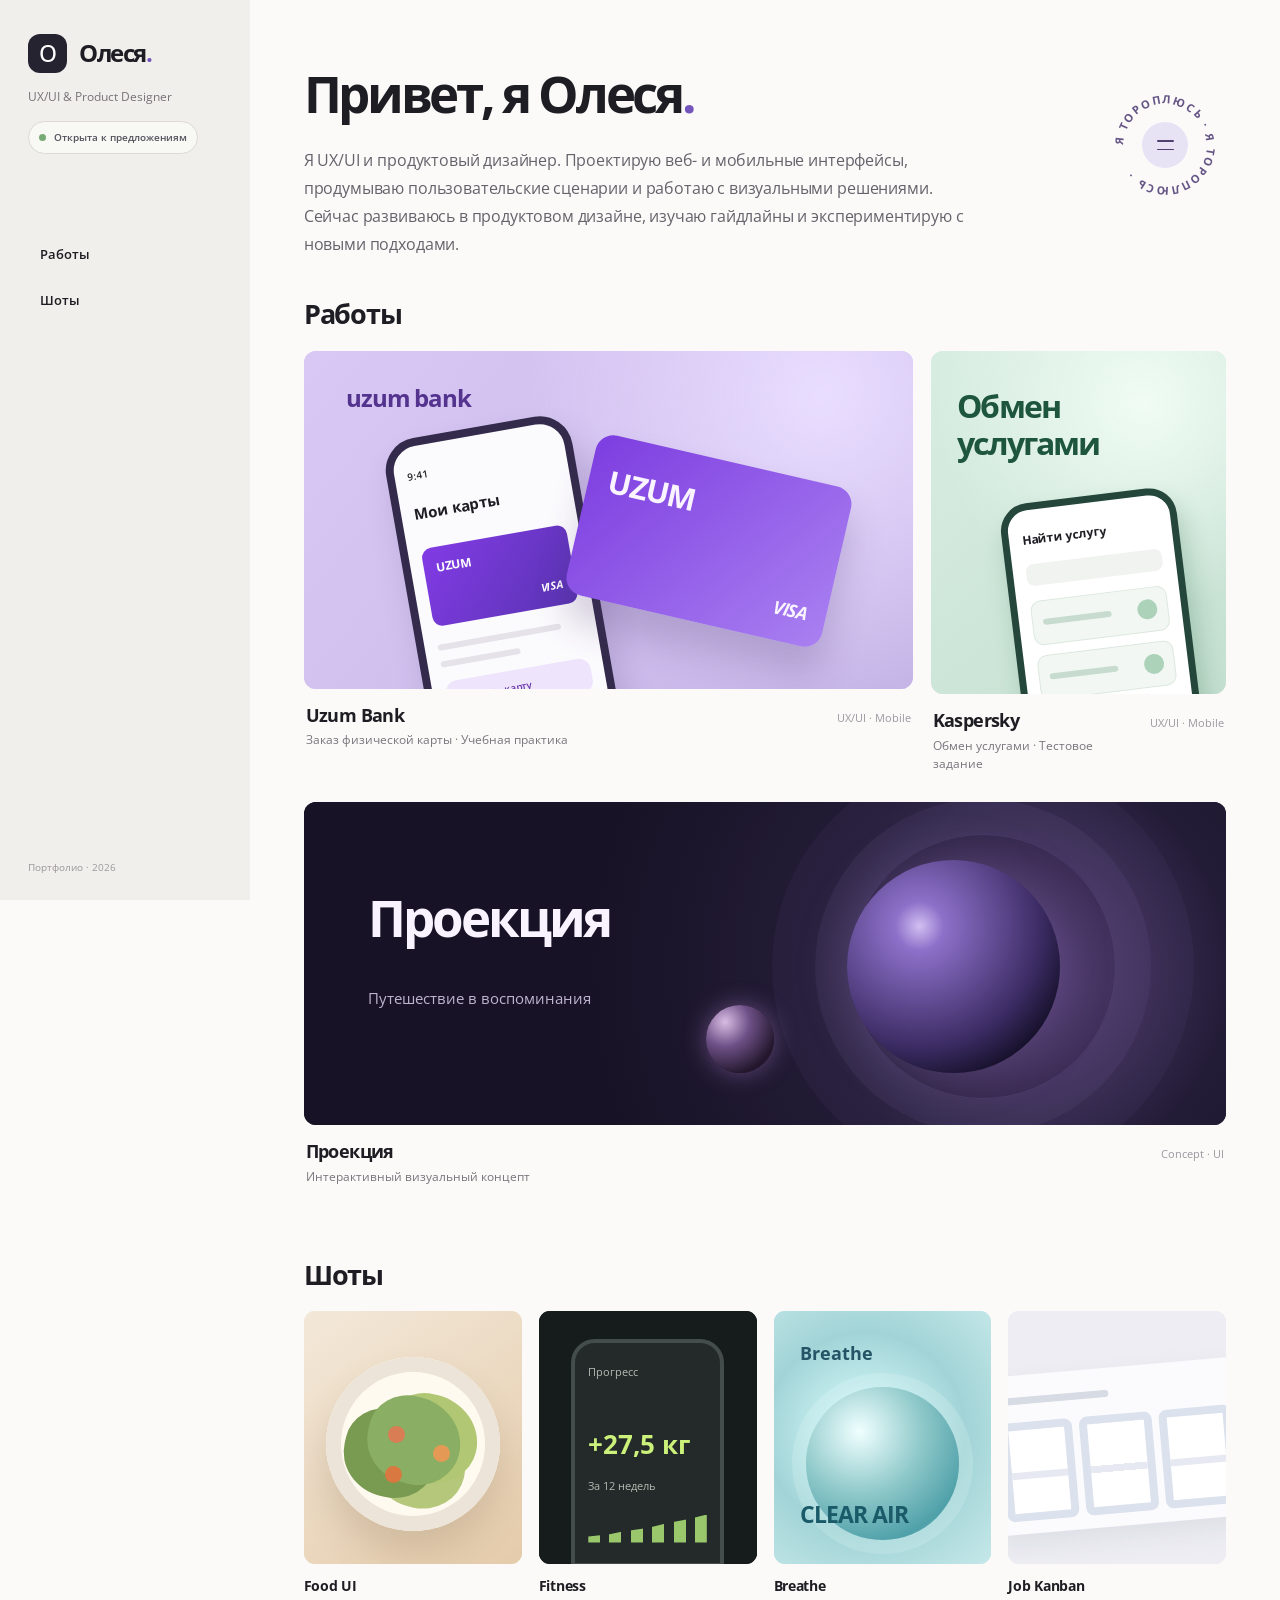
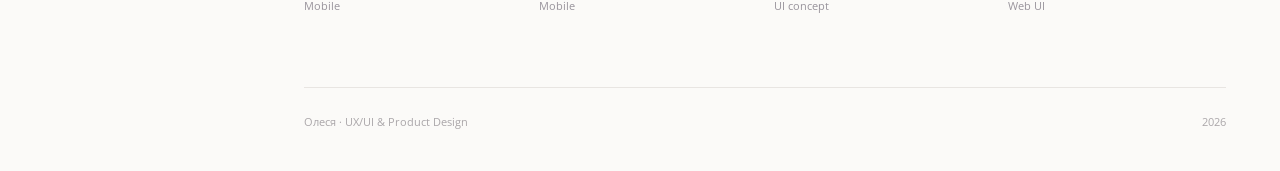
<file: index.html>
<!doctype html>
<html lang="ru">
<head>
  <meta charset="utf-8">
  <meta name="viewport" content="width=device-width, initial-scale=1">
  <meta name="theme-color" content="#f6f5f2">
  <meta name="description" content="Олеся — UX/UI и продуктовый дизайнер. Веб- и мобильные интерфейсы, кейсы и визуальные работы.">
  <title>Олеся — UX/UI и продуктовый дизайнер</title>
  <link rel="icon" type="image/svg+xml" href="favicon.svg">
  <link rel="preconnect" href="https://fonts.googleapis.com">
  <link rel="preconnect" href="https://fonts.gstatic.com" crossorigin>
  <link href="https://fonts.googleapis.com/css2?family=Open+Sans:wght@400;500;600;700;800&display=swap" rel="stylesheet">
  <link rel="stylesheet" href="css/style.css">
  <script defer src="js/settings.js"></script>
  <script defer src="js/main.js"></script>
</head>
<body>
  <header class="mobile-header">
    <a class="mobile-name" href="index.html">Олеся<span class="accent-dot">.</span></a>
    <button class="mobile-menu-toggle" type="button" data-menu-toggle aria-controls="mobile-menu" aria-expanded="false">Меню</button>
  </header>
  <nav class="mobile-menu" id="mobile-menu" data-mobile-menu hidden aria-label="Разделы">
    <a href="#works">Работы</a>
    <a href="#shots">Шоты</a>
    <a data-contact="telegram" href="#">Telegram</a>
    <button type="button" data-copy-email>Скопировать почту</button>
  </nav>

  <div class="layout">
    <aside class="sidebar" aria-label="Об авторе и навигация">
      <div class="sidebar-top">
        <a class="brand" href="index.html" aria-label="Олеся, на главную">
          <span class="brand-mark" aria-hidden="true">О</span>
          <span class="brand-name">Олеся<span class="accent-dot">.</span></span>
        </a>
        <p class="sidebar-role">UX/UI &amp; Product Designer</p>
        <span class="availability"><span class="availability-dot"></span>Открыта к предложениям</span>
      </div>
      <nav class="sidebar-nav" aria-label="Навигация по портфолио">
        <a href="#works">Работы</a>
        <a href="#shots">Шоты</a>
      </nav>
      <div class="sidebar-bottom">
        <div class="sidebar-links">
          <a data-contact="telegram" href="#">Telegram</a>
          <button data-copy-email type="button">Скопировать почту</button>
          <a data-contact="figma" href="#">Figma</a>
        </div>
        <p class="sidebar-year">Портфолио · <span data-year>2026</span></p>
      </div>
    </aside>

    <main class="content">
      <section class="hero" aria-labelledby="hero-title">
        <div class="hero-text">
          <h1 id="hero-title">Привет, я Олеся<span class="accent-dot">.</span></h1>
          <div class="intro-slot">
            <p class="intro" data-hero-copy
              data-full="Я UX/UI и продуктовый дизайнер. Проектирую веб- и мобильные интерфейсы, продумываю пользовательские сценарии и работаю с визуальными решениями. Сейчас развиваюсь в продуктовом дизайне, изучаю гайдлайны и экспериментирую с новыми подходами."
              data-short="Я UX/UI и продуктовый дизайнер. Проектирую интерфейсы, изучаю новое и иногда экспериментирую.">Я UX/UI и продуктовый дизайнер. Проектирую веб- и мобильные интерфейсы, продумываю пользовательские сценарии и работаю с визуальными решениями. Сейчас развиваюсь в продуктовом дизайне, изучаю гайдлайны и экспериментирую с новыми подходами.</p>
          </div>
        </div>
        <button class="orbit-button" type="button" data-hero-toggle aria-label="Я тороплюсь — сократить текст" aria-pressed="false" title="Я тороплюсь">
          <svg class="orbit-ring" viewBox="0 0 120 120" aria-hidden="true">
            <defs><path id="orbit-path" d="M60,60 m-43,0 a43,43 0 1,1 86,0 a43,43 0 1,1 -86,0"/></defs>
            <text><textPath href="#orbit-path">Я ТОРОПЛЮСЬ · Я ТОРОПЛЮСЬ · </textPath></text>
          </svg>
          <span class="orbit-center" aria-hidden="true"><span class="orbit-line"></span><span class="orbit-line"></span></span>
        </button>
      </section>

      <section id="works" class="portfolio-section" aria-labelledby="works-title">
        <div class="section-heading"><h2 id="works-title">Работы</h2></div>
        <div class="work-grid">
          <a href="projects/uzum.html" class="work-card is-large">
            <div class="cover cover-uzum" data-image="uzum" data-alt="Uzum Bank: заказ физической банковской карты">
              <div class="cover-fallback uzum-fallback" aria-hidden="true">
                <div class="uzum-brand">uzum bank</div>
                <div class="uzum-phone"><div class="phone-status">9:41</div><div class="phone-title">Мои карты</div><div class="phone-card">UZUM <span>VISA</span></div><div class="phone-detail"></div><div class="phone-detail short"></div><div class="phone-action">Заказать карту</div></div>
                <div class="uzum-floating-card">UZUM <span>VISA</span></div>
              </div>
            </div>
            <div class="work-caption"><div><h3>Uzum Bank</h3><p>Заказ физической карты · Учебная практика</p></div><span class="work-type">UX/UI · Mobile</span></div>
          </a>
          <a href="projects/kaspersky.html" class="work-card is-small">
            <div class="cover cover-kaspersky" data-image="kaspersky" data-alt="Kaspersky: платформа для обмена услугами">
              <div class="cover-fallback kas-fallback" aria-hidden="true">
                <div class="kas-word">Обмен<br>услугами</div>
                <div class="kas-phone"><div class="kas-phone-top">Найти услугу</div><div class="kas-search"></div><div class="kas-entry"><span></span><i></i></div><div class="kas-entry"><span></span><i></i></div><div class="kas-entry"><span></span><i></i></div></div>
              </div>
            </div>
            <div class="work-caption"><div><h3>Kaspersky</h3><p>Обмен услугами · Тестовое задание</p></div><span class="work-type">UX/UI · Mobile</span></div>
          </a>
          <a href="projects/projection.html" class="work-card is-full">
            <div class="cover cover-projection" data-image="projection" data-alt="Проекция: интерактивный концепт воспоминаний">
              <div class="cover-fallback projection-fallback" aria-hidden="true">
                <div class="projection-title">Проекция</div>
                <div class="projection-subtitle">Путешествие в воспоминания</div>
                <div class="projection-glow"></div><div class="projection-orb"></div><div class="projection-small-orb"></div>
              </div>
            </div>
            <div class="work-caption"><div><h3>Проекция</h3><p>Интерактивный визуальный концепт</p></div><span class="work-type">Concept · UI</span></div>
          </a>
        </div>
      </section>

      <section id="shots" class="portfolio-section shots-section" aria-labelledby="shots-title">
        <div class="section-heading"><h2 id="shots-title">Шоты</h2></div>
        <div class="shots-grid">
          <button class="shot" type="button" data-open-shot="food" aria-label="Посмотреть Food UI крупнее"><span class="shot-cover shot-food" data-image="food" data-alt="Food UI: карточка блюда"><span class="shot-fallback food-fallback"><span class="food-plate"><span></span></span></span></span><span class="shot-name">Food UI</span><span class="shot-meta">Mobile</span></button>
          <button class="shot" type="button" data-open-shot="fitness" aria-label="Посмотреть Fitness крупнее"><span class="shot-cover shot-fitness" data-image="fitness" data-alt="Fitness: прогресс тренировок"><span class="shot-fallback fitness-fallback"><span class="fitness-device"><span>Прогресс</span><strong>+27,5 кг</strong><span>За 12 недель</span><i></i></span></span></span><span class="shot-name">Fitness</span><span class="shot-meta">Mobile</span></button>
          <button class="shot" type="button" data-open-shot="breathe" aria-label="Посмотреть Breathe крупнее"><span class="shot-cover shot-breathe" data-image="breathe" data-alt="Breathe: визуализация воздуха"><span class="shot-fallback breathe-fallback"><span class="breathe-word">Breathe</span><span class="breathe-sphere"></span><span class="breathe-caption">CLEAR AIR</span></span></span><span class="shot-name">Breathe</span><span class="shot-meta">UI concept</span></button>
          <button class="shot" type="button" data-open-shot="kanban" aria-label="Посмотреть Kanban крупнее"><span class="shot-cover shot-kanban" data-image="kanban" data-alt="Kanban: управление откликами"><span class="shot-fallback kanban-fallback"><span class="kanban-window"><span class="kanban-top"></span><span class="kanban-columns"><i></i><i></i><i></i></span></span></span></span><span class="shot-name">Job Kanban</span><span class="shot-meta">Web UI</span></button>
        </div>
      </section>
      <footer class="footer"><span>Олеся · UX/UI &amp; Product Design</span><span data-year>2026</span></footer>
    </main>
  </div>

  <dialog class="shot-modal" data-shot-modal aria-label="Просмотр шота">
    <div class="modal-head"><span data-modal-title>Шот</span><button type="button" data-close-modal aria-label="Закрыть">Закрыть</button></div>
    <div class="modal-content" data-modal-content></div>
  </dialog>
</body>
</html>
</file>
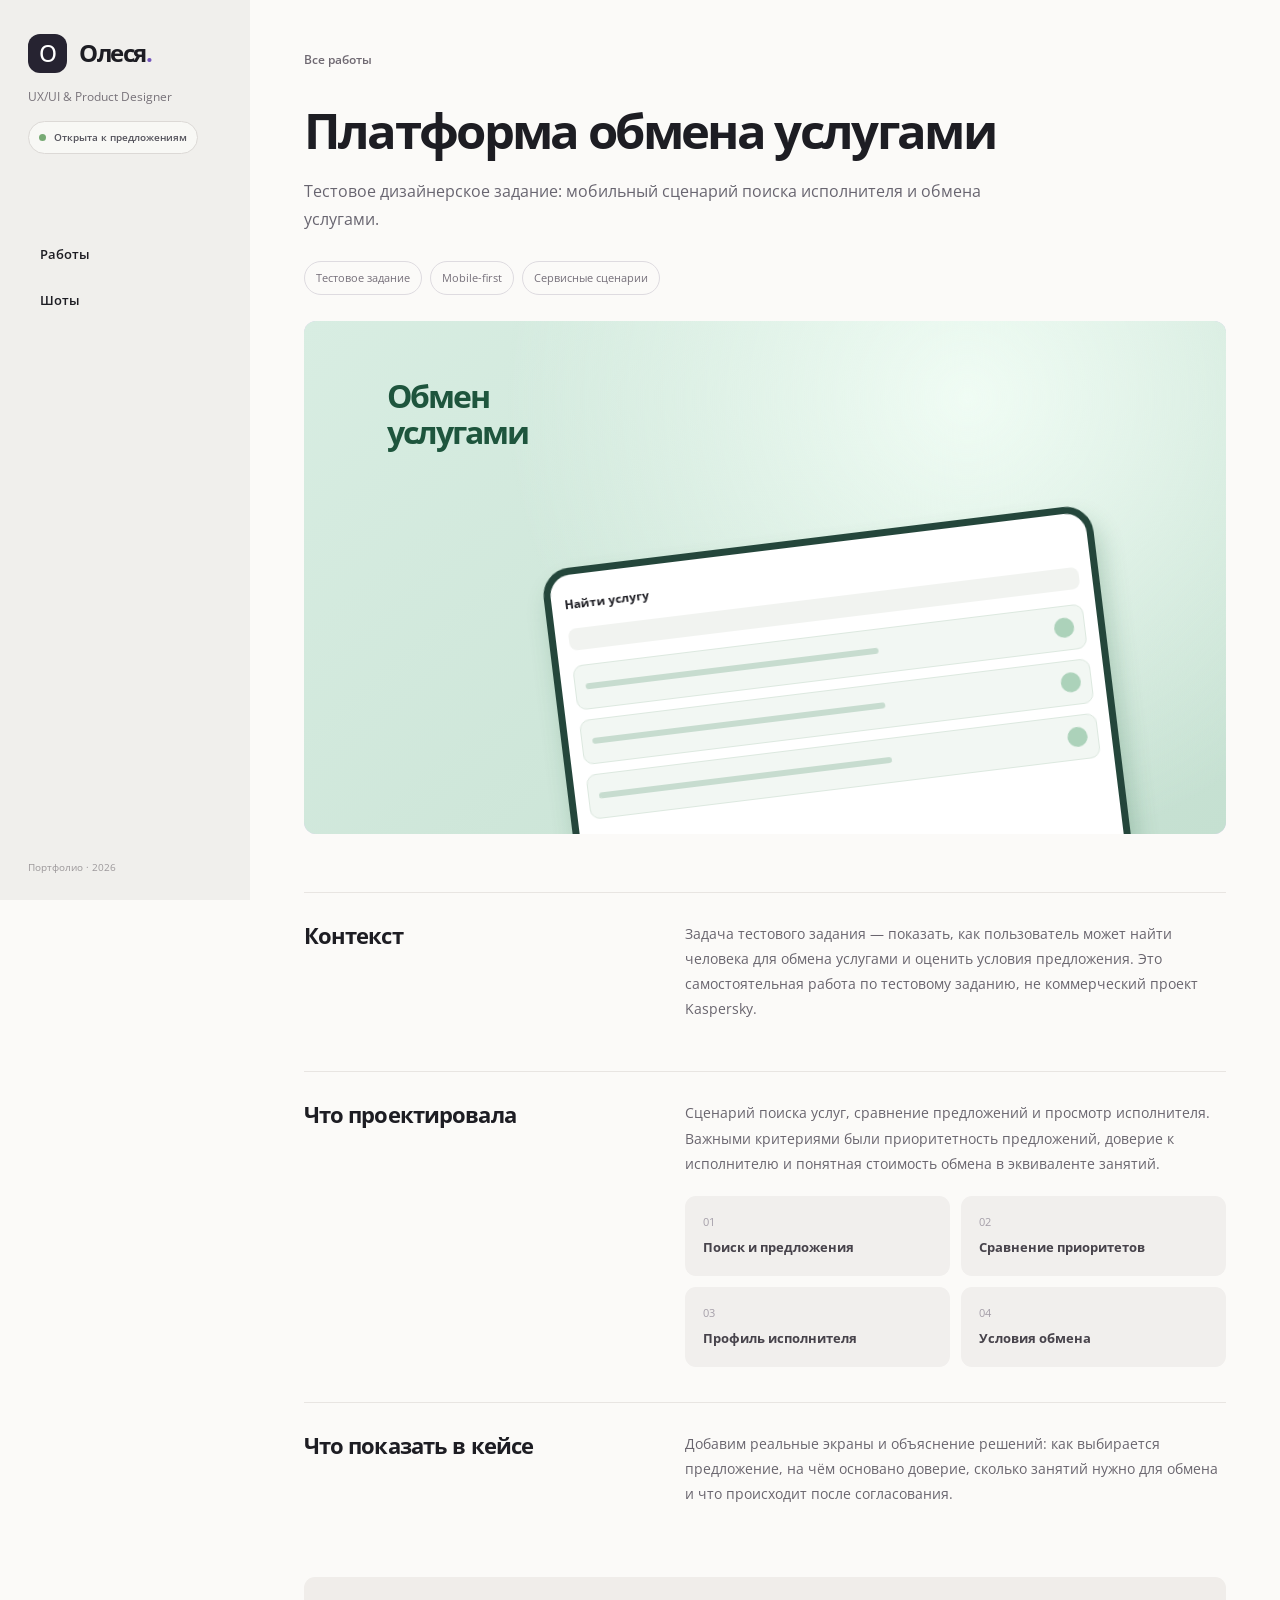
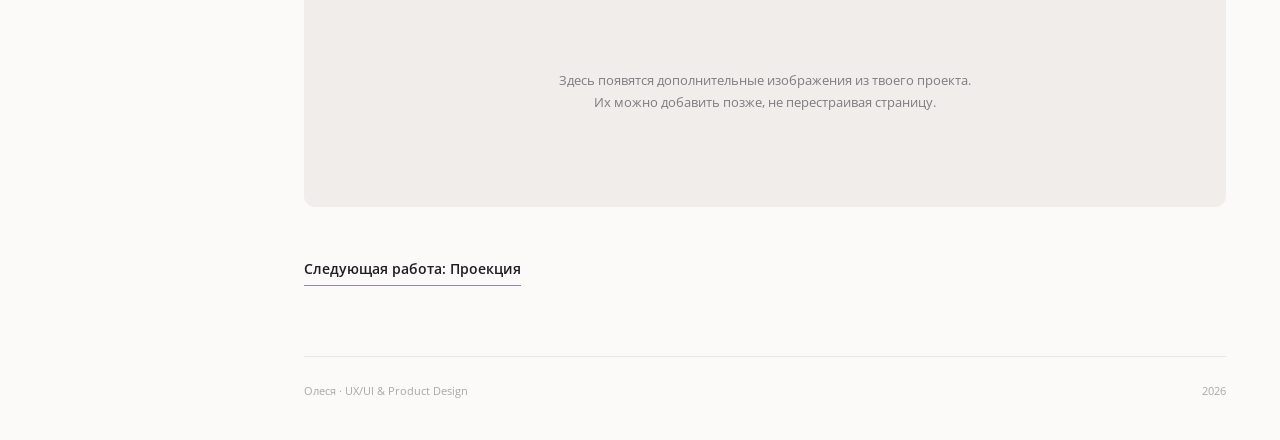
<file: projects/kaspersky.html>
<!doctype html>
<html lang="ru" data-project-page>
<head>
  <meta charset="utf-8"><meta name="viewport" content="width=device-width, initial-scale=1">
  <meta name="theme-color" content="#f6f5f2">
  <meta name="description" content="Тестовое дизайнерское задание: мобильный сценарий поиска исполнителя и обмена услугами.">
  <title>Kaspersky — кейс Олеси</title>
  <link rel="icon" type="image/svg+xml" href="../favicon.svg">
  <link rel="preconnect" href="https://fonts.googleapis.com"><link rel="preconnect" href="https://fonts.gstatic.com" crossorigin>
  <link href="https://fonts.googleapis.com/css2?family=Open+Sans:wght@400;500;600;700;800&display=swap" rel="stylesheet">
  <link rel="stylesheet" href="../css/style.css">
  <script defer src="../js/settings.js"></script><script defer src="../js/main.js"></script>
</head>
<body><header class="mobile-header">
<a class="mobile-name" href="../index.html">Олеся<span class="accent-dot">.</span></a>
<button aria-controls="mobile-menu" aria-expanded="false" class="mobile-menu-toggle" data-menu-toggle="" type="button">Меню</button>
</header><nav aria-label="Разделы" class="mobile-menu" data-mobile-menu="" hidden="" id="mobile-menu">
<a href="../index.html#works">Работы</a>
<a href="../index.html#shots">Шоты</a>
<a data-contact="telegram" href="#">Telegram</a>
<button data-copy-email="" type="button">Скопировать почту</button>
</nav>
<div class="layout"><aside aria-label="Об авторе и навигация" class="sidebar">
<div class="sidebar-top">
<a aria-label="Олеся, на главную" class="brand" href="../index.html">
<span aria-hidden="true" class="brand-mark">О</span>
<span class="brand-name">Олеся<span class="accent-dot">.</span></span>
</a>
<p class="sidebar-role">UX/UI &amp; Product Designer</p>
<span class="availability"><span class="availability-dot"></span>Открыта к предложениям</span>
</div>
<nav aria-label="Навигация по портфолио" class="sidebar-nav">
<a href="../index.html#works">Работы</a>
<a href="../index.html#shots">Шоты</a>
</nav>
<div class="sidebar-bottom">
<div class="sidebar-links">
<a data-contact="telegram" href="#">Telegram</a>
<button data-copy-email="" type="button">Скопировать почту</button>
<a data-contact="figma" href="#">Figma</a>
</div>
<p class="sidebar-year">Портфолио · <span data-year="">2026</span></p>
</div>
</aside>
<main class="content case-main">
  <a class="case-back" href="../index.html#works">Все работы</a>
  <h1 class="case-heading">Платформа обмена услугами</h1>
  <p class="case-lead">Тестовое дизайнерское задание: мобильный сценарий поиска исполнителя и обмена услугами.</p>
  <div class="case-meta"><span>Тестовое задание</span><span>Mobile-first</span><span>Сервисные сценарии</span></div>
  <div class="project-hero-visual cover-kaspersky" data-image="kaspersky" data-alt="Превью работы Kaspersky"><div aria-hidden="true" class="cover-fallback kas-fallback">
<div class="kas-word">Обмен<br/>услугами</div>
<div class="kas-phone"><div class="kas-phone-top">Найти услугу</div><div class="kas-search"></div><div class="kas-entry"><span></span><i></i></div><div class="kas-entry"><span></span><i></i></div><div class="kas-entry"><span></span><i></i></div></div>
</div></div>
  <section class="case-section"><h2>Контекст</h2><div><p>Задача тестового задания — показать, как пользователь может найти человека для обмена услугами и оценить условия предложения. Это самостоятельная работа по тестовому заданию, не коммерческий проект Kaspersky.</p></div></section><section class="case-section"><h2>Что проектировала</h2><div><p>Сценарий поиска услуг, сравнение предложений и просмотр исполнителя. Важными критериями были приоритетность предложений, доверие к исполнителю и понятная стоимость обмена в эквиваленте занятий.</p><div class="case-list"><div><span>01</span><b>Поиск и предложения</b></div><div><span>02</span><b>Сравнение приоритетов</b></div><div><span>03</span><b>Профиль исполнителя</b></div><div><span>04</span><b>Условия обмена</b></div></div></div></section><section class="case-section"><h2>Что показать в кейсе</h2><div><p>Добавим реальные экраны и объяснение решений: как выбирается предложение, на чём основано доверие, сколько занятий нужно для обмена и что происходит после согласования.</p></div></section>
  <div class="case-media">Здесь появятся дополнительные изображения из твоего проекта.<br>Их можно добавить позже, не перестраивая страницу.</div>
  <a class="case-next" href="projection.html">Следующая работа: Проекция</a>
  <footer class="footer"><span>Олеся · UX/UI &amp; Product Design</span><span data-year>2026</span></footer>
</main></div></body></html>
</file>
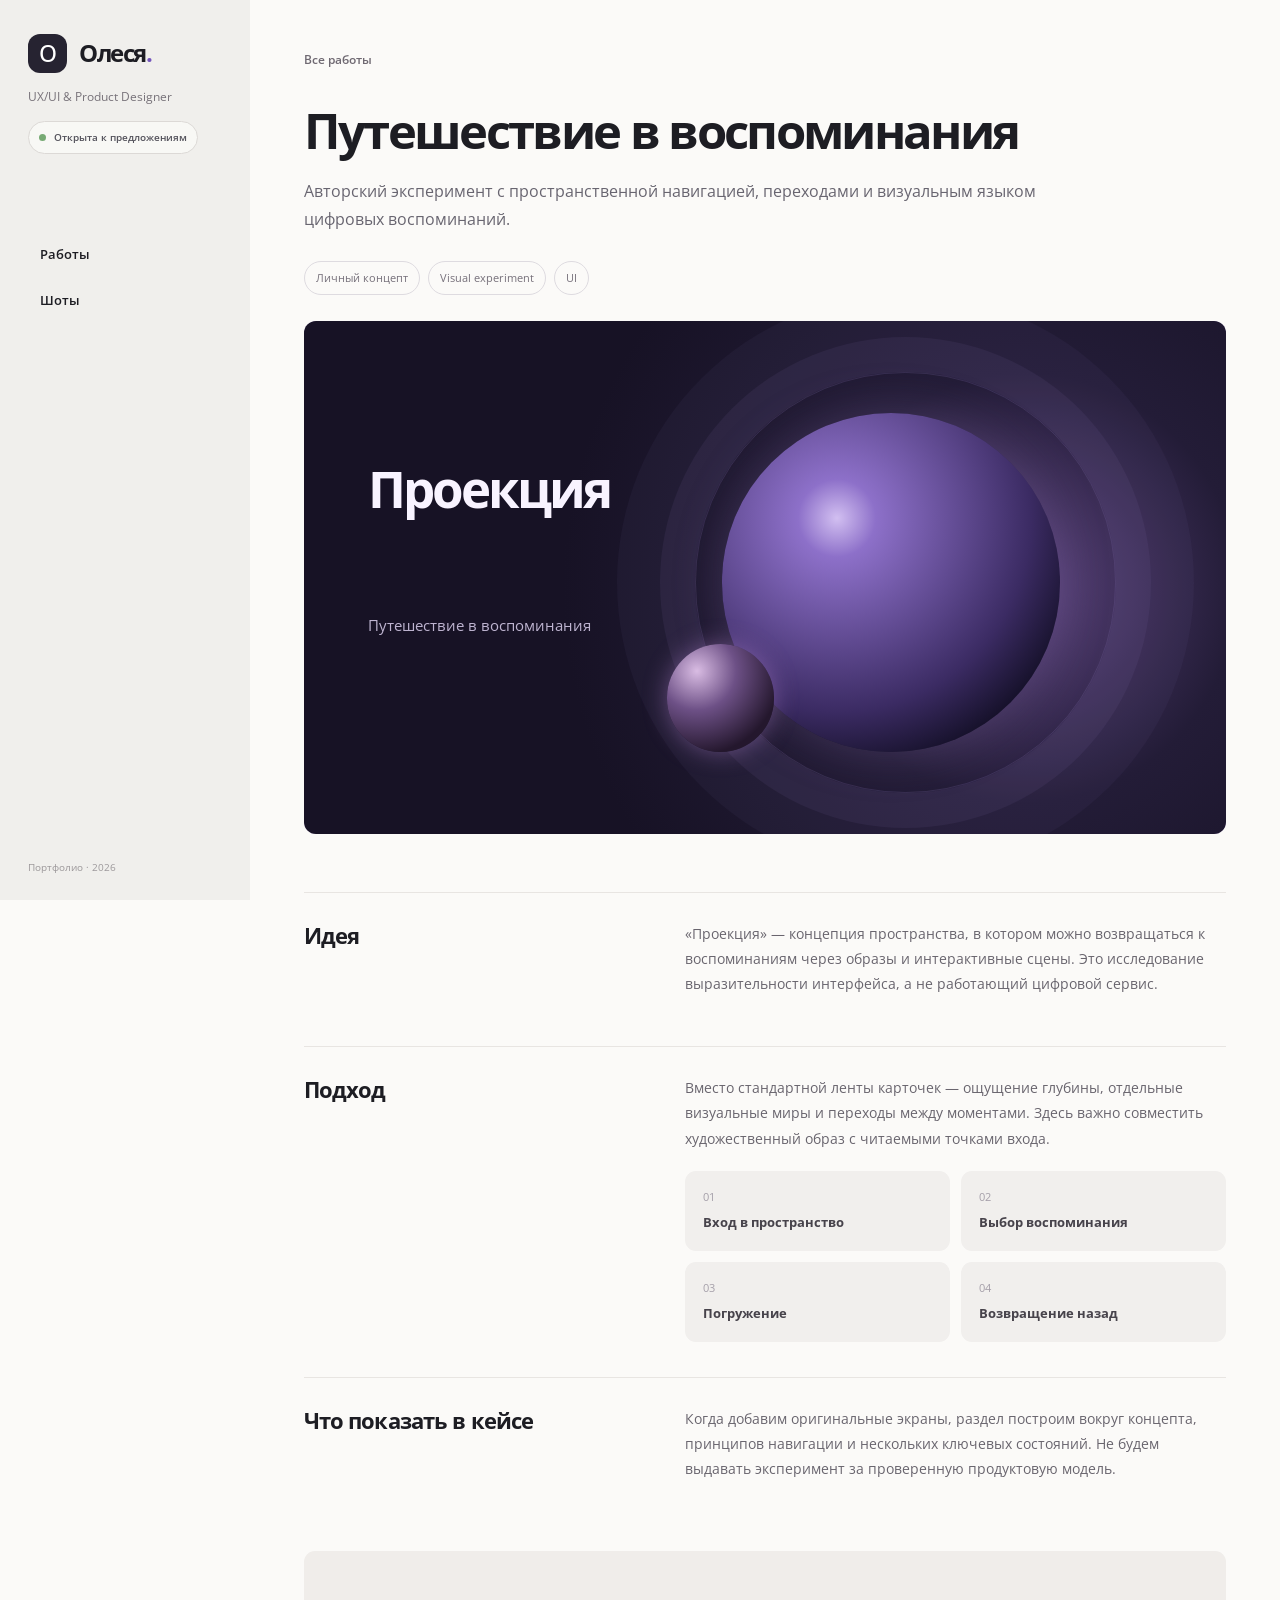
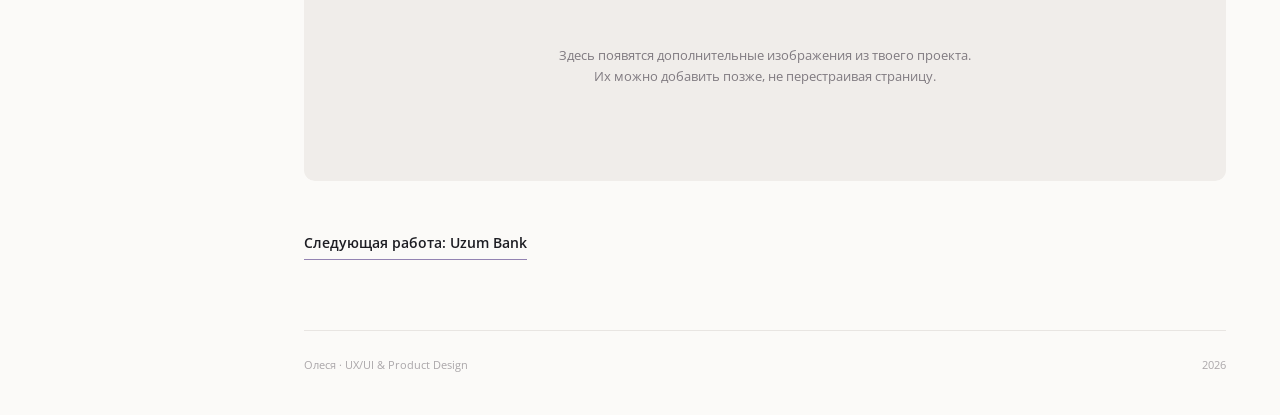
<file: projects/projection.html>
<!doctype html>
<html lang="ru" data-project-page>
<head>
  <meta charset="utf-8"><meta name="viewport" content="width=device-width, initial-scale=1">
  <meta name="theme-color" content="#f6f5f2">
  <meta name="description" content="Авторский эксперимент с пространственной навигацией, переходами и визуальным языком цифровых воспоминаний.">
  <title>Проекция — кейс Олеси</title>
  <link rel="icon" type="image/svg+xml" href="../favicon.svg">
  <link rel="preconnect" href="https://fonts.googleapis.com"><link rel="preconnect" href="https://fonts.gstatic.com" crossorigin>
  <link href="https://fonts.googleapis.com/css2?family=Open+Sans:wght@400;500;600;700;800&display=swap" rel="stylesheet">
  <link rel="stylesheet" href="../css/style.css">
  <script defer src="../js/settings.js"></script><script defer src="../js/main.js"></script>
</head>
<body><header class="mobile-header">
<a class="mobile-name" href="../index.html">Олеся<span class="accent-dot">.</span></a>
<button aria-controls="mobile-menu" aria-expanded="false" class="mobile-menu-toggle" data-menu-toggle="" type="button">Меню</button>
</header><nav aria-label="Разделы" class="mobile-menu" data-mobile-menu="" hidden="" id="mobile-menu">
<a href="../index.html#works">Работы</a>
<a href="../index.html#shots">Шоты</a>
<a data-contact="telegram" href="#">Telegram</a>
<button data-copy-email="" type="button">Скопировать почту</button>
</nav>
<div class="layout"><aside aria-label="Об авторе и навигация" class="sidebar">
<div class="sidebar-top">
<a aria-label="Олеся, на главную" class="brand" href="../index.html">
<span aria-hidden="true" class="brand-mark">О</span>
<span class="brand-name">Олеся<span class="accent-dot">.</span></span>
</a>
<p class="sidebar-role">UX/UI &amp; Product Designer</p>
<span class="availability"><span class="availability-dot"></span>Открыта к предложениям</span>
</div>
<nav aria-label="Навигация по портфолио" class="sidebar-nav">
<a href="../index.html#works">Работы</a>
<a href="../index.html#shots">Шоты</a>
</nav>
<div class="sidebar-bottom">
<div class="sidebar-links">
<a data-contact="telegram" href="#">Telegram</a>
<button data-copy-email="" type="button">Скопировать почту</button>
<a data-contact="figma" href="#">Figma</a>
</div>
<p class="sidebar-year">Портфолио · <span data-year="">2026</span></p>
</div>
</aside>
<main class="content case-main">
  <a class="case-back" href="../index.html#works">Все работы</a>
  <h1 class="case-heading">Путешествие в воспоминания</h1>
  <p class="case-lead">Авторский эксперимент с пространственной навигацией, переходами и визуальным языком цифровых воспоминаний.</p>
  <div class="case-meta"><span>Личный концепт</span><span>Visual experiment</span><span>UI</span></div>
  <div class="project-hero-visual cover-projection" data-image="projection" data-alt="Превью работы Проекция"><div aria-hidden="true" class="cover-fallback projection-fallback">
<div class="projection-title">Проекция</div>
<div class="projection-subtitle">Путешествие в воспоминания</div>
<div class="projection-glow"></div><div class="projection-orb"></div><div class="projection-small-orb"></div>
</div></div>
  <section class="case-section"><h2>Идея</h2><div><p>«Проекция» — концепция пространства, в котором можно возвращаться к воспоминаниям через образы и интерактивные сцены. Это исследование выразительности интерфейса, а не работающий цифровой сервис.</p></div></section><section class="case-section"><h2>Подход</h2><div><p>Вместо стандартной ленты карточек — ощущение глубины, отдельные визуальные миры и переходы между моментами. Здесь важно совместить художественный образ с читаемыми точками входа.</p><div class="case-list"><div><span>01</span><b>Вход в пространство</b></div><div><span>02</span><b>Выбор воспоминания</b></div><div><span>03</span><b>Погружение</b></div><div><span>04</span><b>Возвращение назад</b></div></div></div></section><section class="case-section"><h2>Что показать в кейсе</h2><div><p>Когда добавим оригинальные экраны, раздел построим вокруг концепта, принципов навигации и нескольких ключевых состояний. Не будем выдавать эксперимент за проверенную продуктовую модель.</p></div></section>
  <div class="case-media">Здесь появятся дополнительные изображения из твоего проекта.<br>Их можно добавить позже, не перестраивая страницу.</div>
  <a class="case-next" href="uzum.html">Следующая работа: Uzum Bank</a>
  <footer class="footer"><span>Олеся · UX/UI &amp; Product Design</span><span data-year>2026</span></footer>
</main></div></body></html>
</file>
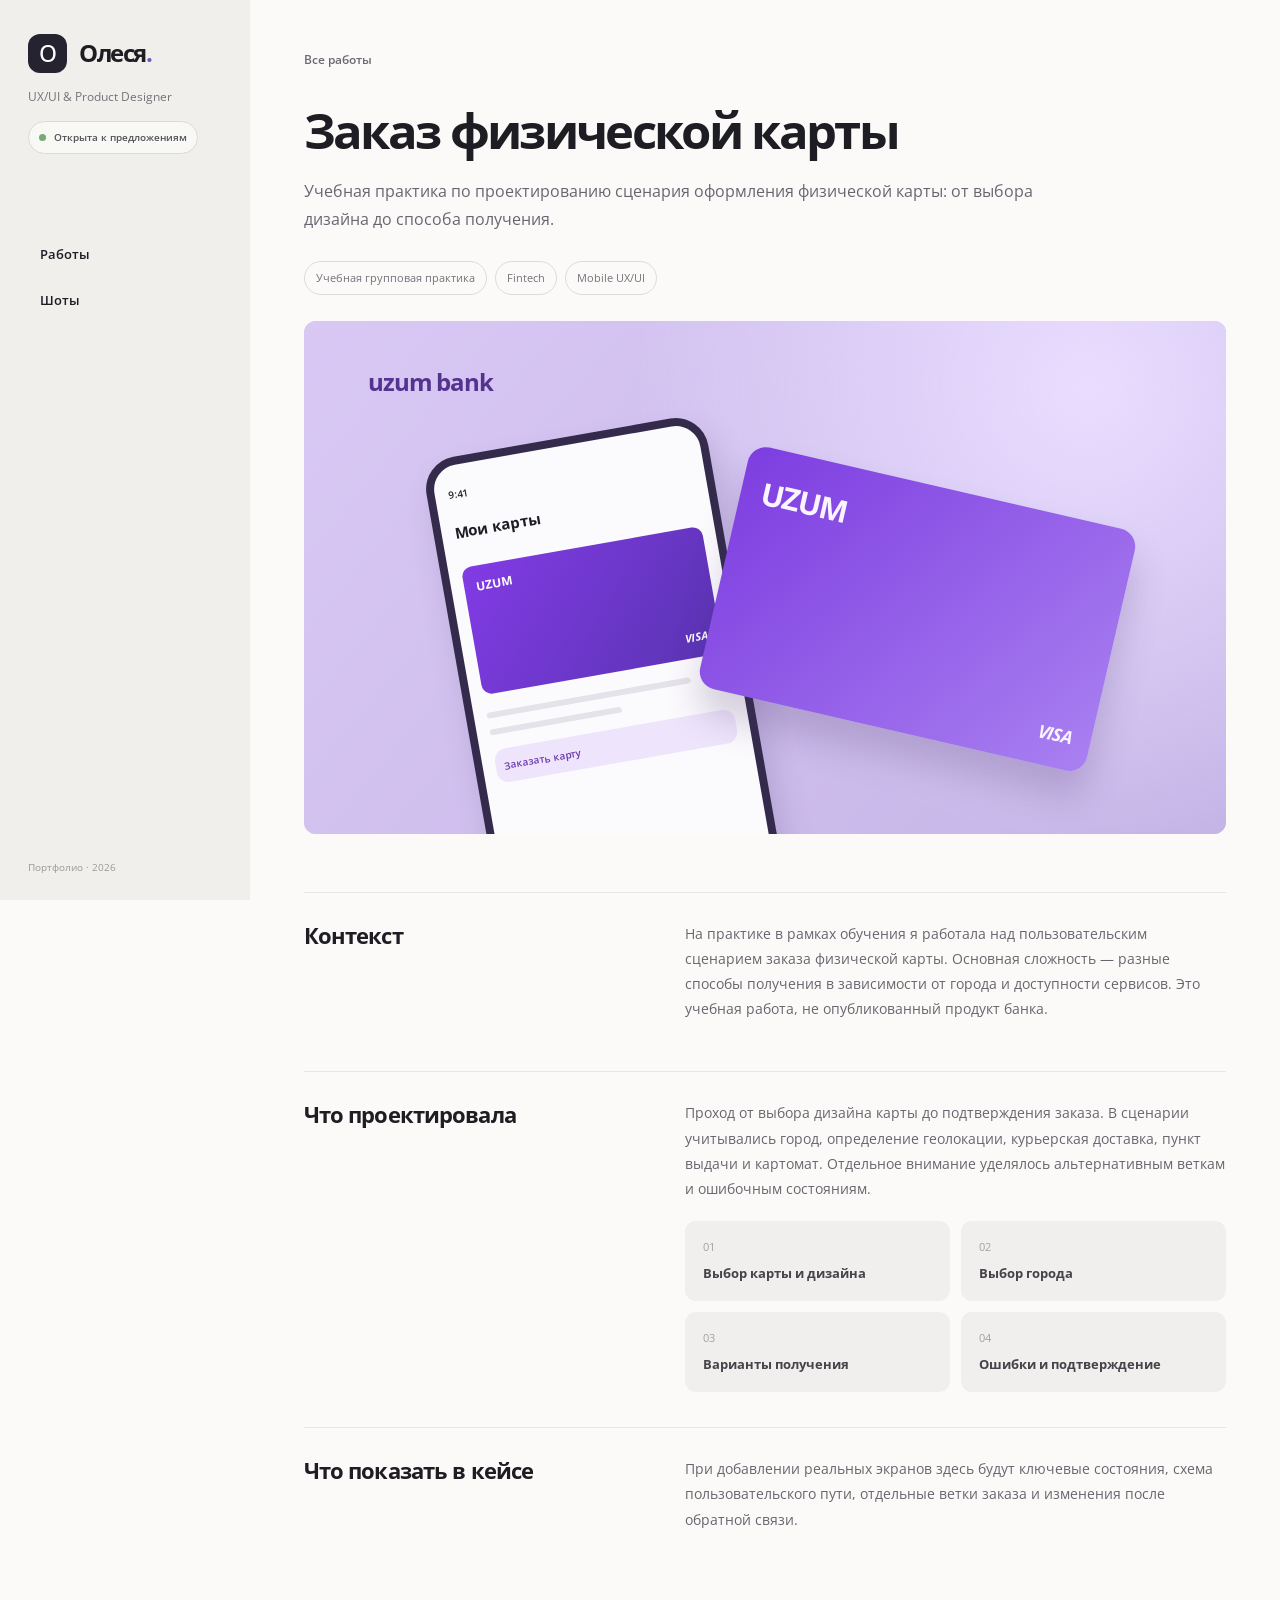
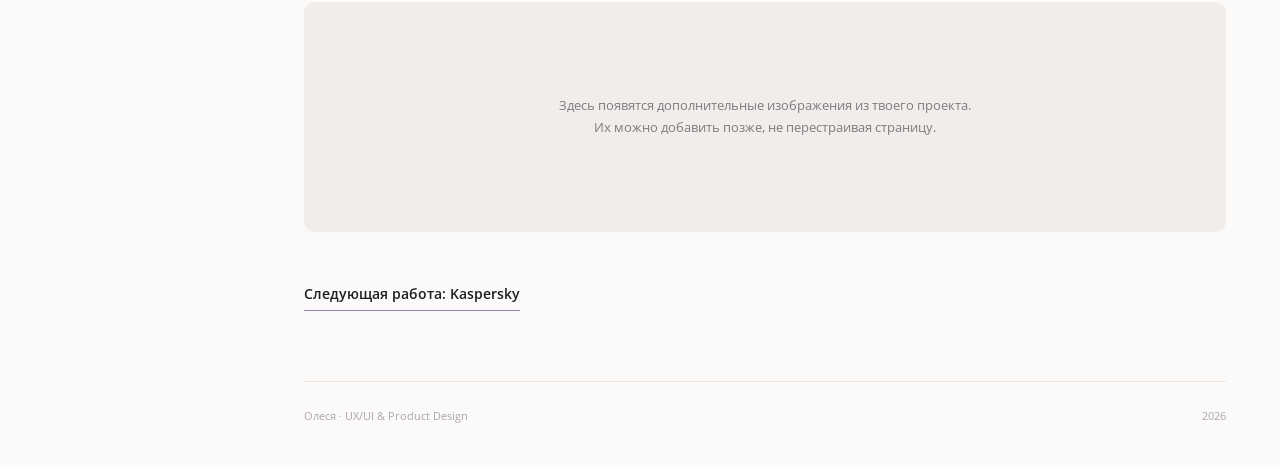
<file: projects/uzum.html>
<!doctype html>
<html lang="ru" data-project-page>
<head>
  <meta charset="utf-8"><meta name="viewport" content="width=device-width, initial-scale=1">
  <meta name="theme-color" content="#f6f5f2">
  <meta name="description" content="Учебная практика по проектированию сценария оформления физической карты: от выбора дизайна до способа получения.">
  <title>Uzum Bank — кейс Олеси</title>
  <link rel="icon" type="image/svg+xml" href="../favicon.svg">
  <link rel="preconnect" href="https://fonts.googleapis.com"><link rel="preconnect" href="https://fonts.gstatic.com" crossorigin>
  <link href="https://fonts.googleapis.com/css2?family=Open+Sans:wght@400;500;600;700;800&display=swap" rel="stylesheet">
  <link rel="stylesheet" href="../css/style.css">
  <script defer src="../js/settings.js"></script><script defer src="../js/main.js"></script>
</head>
<body><header class="mobile-header">
<a class="mobile-name" href="../index.html">Олеся<span class="accent-dot">.</span></a>
<button aria-controls="mobile-menu" aria-expanded="false" class="mobile-menu-toggle" data-menu-toggle="" type="button">Меню</button>
</header><nav aria-label="Разделы" class="mobile-menu" data-mobile-menu="" hidden="" id="mobile-menu">
<a href="../index.html#works">Работы</a>
<a href="../index.html#shots">Шоты</a>
<a data-contact="telegram" href="#">Telegram</a>
<button data-copy-email="" type="button">Скопировать почту</button>
</nav>
<div class="layout"><aside aria-label="Об авторе и навигация" class="sidebar">
<div class="sidebar-top">
<a aria-label="Олеся, на главную" class="brand" href="../index.html">
<span aria-hidden="true" class="brand-mark">О</span>
<span class="brand-name">Олеся<span class="accent-dot">.</span></span>
</a>
<p class="sidebar-role">UX/UI &amp; Product Designer</p>
<span class="availability"><span class="availability-dot"></span>Открыта к предложениям</span>
</div>
<nav aria-label="Навигация по портфолио" class="sidebar-nav">
<a href="../index.html#works">Работы</a>
<a href="../index.html#shots">Шоты</a>
</nav>
<div class="sidebar-bottom">
<div class="sidebar-links">
<a data-contact="telegram" href="#">Telegram</a>
<button data-copy-email="" type="button">Скопировать почту</button>
<a data-contact="figma" href="#">Figma</a>
</div>
<p class="sidebar-year">Портфолио · <span data-year="">2026</span></p>
</div>
</aside>
<main class="content case-main">
  <a class="case-back" href="../index.html#works">Все работы</a>
  <h1 class="case-heading">Заказ физической карты</h1>
  <p class="case-lead">Учебная практика по проектированию сценария оформления физической карты: от выбора дизайна до способа получения.</p>
  <div class="case-meta"><span>Учебная групповая практика</span><span>Fintech</span><span>Mobile UX/UI</span></div>
  <div class="project-hero-visual cover-uzum" data-image="uzum" data-alt="Превью работы Uzum Bank"><div aria-hidden="true" class="cover-fallback uzum-fallback">
<div class="uzum-brand">uzum bank</div>
<div class="uzum-phone"><div class="phone-status">9:41</div><div class="phone-title">Мои карты</div><div class="phone-card">UZUM <span>VISA</span></div><div class="phone-detail"></div><div class="phone-detail short"></div><div class="phone-action">Заказать карту</div></div>
<div class="uzum-floating-card">UZUM <span>VISA</span></div>
</div></div>
  <section class="case-section"><h2>Контекст</h2><div><p>На практике в рамках обучения я работала над пользовательским сценарием заказа физической карты. Основная сложность — разные способы получения в зависимости от города и доступности сервисов. Это учебная работа, не опубликованный продукт банка.</p></div></section><section class="case-section"><h2>Что проектировала</h2><div><p>Проход от выбора дизайна карты до подтверждения заказа. В сценарии учитывались город, определение геолокации, курьерская доставка, пункт выдачи и картомат. Отдельное внимание уделялось альтернативным веткам и ошибочным состояниям.</p><div class="case-list"><div><span>01</span><b>Выбор карты и дизайна</b></div><div><span>02</span><b>Выбор города</b></div><div><span>03</span><b>Варианты получения</b></div><div><span>04</span><b>Ошибки и подтверждение</b></div></div></div></section><section class="case-section"><h2>Что показать в кейсе</h2><div><p>При добавлении реальных экранов здесь будут ключевые состояния, схема пользовательского пути, отдельные ветки заказа и изменения после обратной связи.</p></div></section>
  <div class="case-media">Здесь появятся дополнительные изображения из твоего проекта.<br>Их можно добавить позже, не перестраивая страницу.</div>
  <a class="case-next" href="kaspersky.html">Следующая работа: Kaspersky</a>
  <footer class="footer"><span>Олеся · UX/UI &amp; Product Design</span><span data-year>2026</span></footer>
</main></div></body></html>
</file>
<file: css/style.css>
:root {
  --bg: #fbfaf8;
  --sidebar: #f0efec;
  --ink: #1d1d23;
  --muted: #77777e;
  --line: #e8e5e2;
  --violet: #7455bc;
  --sidebar-width: 250px;
  --font: 'Open Sans', sans-serif;
}
* { box-sizing: border-box; }
html { scroll-behavior: smooth; scroll-padding-top: 40px; }
body { margin: 0; background: var(--bg); color: var(--ink); font: 400 14px/1.65 var(--font); -webkit-font-smoothing: antialiased; }
button, input { font: inherit; }
button { cursor: pointer; }
a { color: inherit; text-decoration: none; }
button:focus-visible, a:focus-visible { outline: 2px solid var(--violet); outline-offset: 4px; }
[hidden] { display: none !important; }
::selection { background: #d7cdf8; }
.accent-dot { color: var(--violet); }
.layout { display: grid; grid-template-columns: var(--sidebar-width) minmax(0,1fr); min-height: 100vh; }
.sidebar { background: var(--sidebar); min-height: 100vh; height: 100dvh; padding: 34px 28px 25px; position: sticky; top: 0; display: flex; flex-direction: column; }
.sidebar-top { display: flex; flex-direction: column; align-items: flex-start; }
.brand { display: flex; align-items: center; gap: 12px; font-size: 24px; font-weight: 700; letter-spacing: -.06em; line-height: 1.2; }
.brand-mark { width: 39px; height: 39px; display: grid; place-items: center; border-radius: 12px; background: #262331; color: white; font-size: 23px; font-weight: 500; letter-spacing: -.09em; padding-right: 2px; }
.sidebar-role { font-size: 12px; line-height: 1.45; color: #777279; margin: 15px 0 16px; }
.availability { border: 1px solid #dcd9d6; border-radius: 100px; background: #f8f8f5; padding: 7px 10px; display: inline-flex; gap: 8px; align-items: center; white-space: nowrap; color: #55545d; font-size: 10px; font-weight: 600; }
.availability-dot { width: 7px; height: 7px; background: #77aa74; border-radius: 50%; }
.sidebar-nav { display: grid; gap: 3px; margin-top: 79px; }
.sidebar-nav a { display: block; padding: 11px 12px; border-radius: 11px; font-weight: 600; font-size: 13px; transition: background .2s ease; }
.sidebar-nav a:hover, .sidebar-nav a.active { background: #e3e0eb; }
.sidebar-bottom { margin-top: auto; }
.sidebar-links { display: flex; flex-direction: column; align-items: start; gap: 12px; }
.sidebar-links a, .sidebar-links button { appearance: none; padding: 0; background: none; border: 0; color: #43414a; font-size: 12px; line-height: 1.4; font-weight: 600; }
.sidebar-links a:not(.unconfigured):hover, .sidebar-links button:not(:disabled):hover { color: var(--violet); }
.sidebar-links .unconfigured, .sidebar-links button:disabled { opacity: .46; cursor: default; }
.sidebar-year { font-size: 10px; color: #9c989a; margin: 28px 0 0; }
.content { min-width: 0; width: min(100%, 1500px); margin: 0 auto; padding: 0 clamp(28px,4.2vw,72px); }
.hero { position: relative; padding: 63px 145px 28px 0; display: flex; align-items: flex-start; }
.hero-text { width: min(100%, 750px); }
h1,h2,h3,p { margin-top: 0; }
h1 { margin-bottom: 22px; font-size: clamp(42px,4vw,60px); line-height: 1.19; letter-spacing: -.065em; font-weight: 700; }
.intro-slot { min-height: 0; }
.intro { margin: 0; max-width: 680px; font-size: 16px; line-height: 1.76; font-weight: 400; color: #65626b; letter-spacing: -.01em; transition: opacity .16s ease; }
.intro.is-changing { opacity: .44; }
.orbit-button { position: absolute; right: 3px; top: 87px; width: 116px; height: 116px; border: 0; background: transparent; padding: 0; display: grid; place-items: center; color: #544275; border-radius: 50%; }
.orbit-button:hover .orbit-center { background: #dfd6f5; transform: scale(1.05); }
.orbit-ring { position: absolute; inset: 0; width: 100%; height: 100%; overflow: visible; animation: orbit-idle 22s linear infinite; }
.orbit-ring text { font-size: 11.6px; font-family: var(--font); font-weight: 700; letter-spacing: 2px; fill: #655586; }
.orbit-button.is-spinning .orbit-ring { animation: orbit-click .8s cubic-bezier(.15,.55,.3,1) both; }
.orbit-center { width: 46px; height: 46px; border-radius: 50%; background: #e8e2f5; display: flex; flex-direction: column; gap: 7px; align-items: center; justify-content: center; transition: background .2s,transform .2s; }
.orbit-line { width: 17px; height: 1.5px; background: #51416f; border-radius: 4px; }
@keyframes orbit-idle { to { transform: rotate(360deg); } }
@keyframes orbit-click { from { transform: rotate(0); } to { transform: rotate(720deg); } }
.portfolio-section { margin: 0 0 72px; }
.section-heading { display: flex; align-items: baseline; margin: 10px 0 20px; }
h2 { font-size: 27px; font-weight: 700; letter-spacing: -.045em; line-height: 1.25; margin: 0; }
.work-grid { display: grid; grid-template-columns: repeat(3,minmax(0,1fr)); gap: 29px 18px; }
.work-card { display: block; min-width: 0; }
.work-card.is-large { grid-column: span 2; }
.work-card.is-small { grid-column: span 1; }
.work-card.is-full { grid-column: 1/-1; }
.cover { position: relative; border-radius: 12px; overflow: hidden; aspect-ratio: 1.8; background: #eee; isolation: isolate; }
.is-small .cover { aspect-ratio: .86; }
.is-full .cover { aspect-ratio: 2.85; }
.cover .real-art, .shot-cover .real-art, .project-hero-visual .real-art { width: 100%; height: 100%; object-fit: contain; display: block; position: absolute; inset: 0; z-index: 3; }
.cover.has-image .cover-fallback, .shot-cover.has-image .shot-fallback, .project-hero-visual.has-image .cover-fallback { display: none; }
.cover.has-image { background: #edeaf0; }
.cover-fallback { position:absolute; inset:0; overflow:hidden; }
.cover-uzum { background: #d5c6ef; }
.uzum-fallback { background: radial-gradient(circle at 85% 13%,#e9ddff,transparent 50%),linear-gradient(130deg,#d9c8f4,#c5b5e7); }
.uzum-brand { position:absolute; left: 7%; top:8%; font-weight: 700; font-size: clamp(15px,1.9vw,25px); color: #53338e; letter-spacing: -.05em; }
.uzum-phone { position:absolute; top: 22%; left: 17%; height: 95%; width: 31%; border: 8px solid #342b4c; border-radius: 33px 33px 0 0; background: #fbfafd; transform: rotate(-10deg); box-shadow: 6px 20px 30px #50417135; padding: 21px 13px; }
.phone-status { font-size: 10px; font-weight: 600; color: #222; }
.phone-title { font-size: 15px; font-weight: 700; margin-top: 17px; }
.phone-card { margin-top: 24px; background: linear-gradient(130deg,#823be5,#5934b2); padding: 11px 12px; height: 30%; border-radius: 10px; color:#fff; font-size: 12px; font-weight: 700; display:flex; justify-content:space-between; align-items:flex-start; }
.phone-card span { font-size: 11px; font-style: italic; align-self: end; }
.phone-detail { height: 6px; width: 85%; border-radius:10px; background:#e5e3e9; margin-top: 18px; }
.phone-detail.short { width:55%; margin-top:11px; }
.phone-action { background:#eee5fc; color:#6b37ad; font-size:10px; font-weight:600; padding:9px; border-radius:12px; margin-top:15px; }
.uzum-floating-card { position: absolute; width: 43%; aspect-ratio: 1.6; top: 32%; right: 12%; border-radius: 18px; padding: 20px; background: linear-gradient(127deg,#7d3de0,#a980f1); color:#f9f4ff; font-weight: 700; letter-spacing: -.04em; font-size:clamp(17px,2.4vw,33px); transform: rotate(13deg); box-shadow: 5px 25px 35px #49326a38; }
.uzum-floating-card span { position:absolute; bottom:17px; right:20px; font-size: 18px; font-style:italic; }
.cover-kaspersky { background: #d8eae0; }
.kas-fallback { background:radial-gradient(circle at 72% 15%,#f0fcf4,transparent 58%),linear-gradient(140deg,#d8ede2,#c5e0d1); }
.kas-word { position:absolute; top: 11%; left: 9%; font-weight:700; font-size:clamp(20px,2.5vw,36px); letter-spacing:-.06em; line-height:1.13; color:#1e553d; }
.kas-phone { position:absolute; width:60%; height:76%; top:42%; left:28%; border:7px solid #24463b; background:#fff; border-radius:28px 28px 0 0; transform:rotate(-7deg); padding:20px 13px; box-shadow:5px 15px 25px #175c323b; }
.kas-phone-top { font-size: 12px; font-weight:700; margin-bottom:14px; }
.kas-search { background:#f1f3f0; height:22px; border-radius:8px; margin-bottom:15px; }
.kas-entry { background:#f2f7f3; border:1px solid #dce8df; border-radius:10px; height:45px; margin-bottom:10px; display:flex; align-items:center; justify-content:space-between; padding:10px; }
.kas-entry span { width:60%; height:6px; background:#c7dccf; border-radius:4px; }
.kas-entry i { width:20px; height:20px; border-radius:50%; background:#acd2ba; }
.cover-projection { background:#171225; }
.projection-fallback { background:radial-gradient(circle at 78% 52%,#59427b,#231c37 28%,#171225 60%); }
.projection-title {position:absolute; top:27%; left:7%; color:#f8f3ff; font-size:clamp(36px,4vw,65px); font-weight:700; letter-spacing:-.06em; line-height:1.1; z-index:2; }
.projection-subtitle{ position:absolute; top:57%; left:7%; color:#beb4d0; font-size:clamp(12px,1.2vw,17px); z-index:2; }
.projection-glow {position:absolute; right:12%; top:10%; height:82%; aspect-ratio:1; border-radius:50%; border:1px solid #8470ad39; box-shadow:0 0 0 35px #8470ad19,0 0 0 78px #8470ad10; }
.projection-orb {position:absolute; right:18%; top:18%; height:66%; aspect-ratio:1; border-radius:50%; background:radial-gradient(circle at 34% 31%,#d2bff1 0%,#8d70c9 12%,#3b2b63 60%,#130f26 80%);box-shadow:0 0 50px #997cc044; }
.projection-small-orb {position:absolute; right:49%; top:63%; height:21%; aspect-ratio:1; border-radius:50%; background:radial-gradient(circle at 28% 25%,#d9bce3,#6d5086 35%,#24172d 75%);box-shadow:0 0 25px #c994e966; }
.work-caption { display:flex; align-items:baseline; justify-content:space-between; gap:10px; padding:14px 2px 0; }
.work-caption h3 { font-size:18px; font-weight:700; letter-spacing:-.035em; margin:0 0 4px; line-height:1.35; }
.work-caption p { font-size:12px; color:var(--muted); line-height:1.5; margin:0; }
.work-type { font-size:11px; color:#9b98a1; white-space:nowrap; }
.work-card .cover { transition:filter .25s,transform .3s; }
.work-card:hover .cover { filter: brightness(.985); transform:translateY(-3px); }
.shots-section { margin-top:60px; }
.shots-grid { display:grid; grid-template-columns:repeat(4,minmax(0,1fr)); gap:17px; }
.shot { padding:0; border:0; text-align:left; color:inherit; background:none; display:flex; flex-direction:column; min-width:0; }
.shot-cover { position:relative; aspect-ratio:1 / 1.16; width:100%; overflow:hidden; display:block; border-radius:11px; background:#edeaea; }
.shot-fallback { position:absolute; inset:0; display:block; overflow:hidden; }
.shot .real-art { transition:transform .3s; }
.shot:hover .real-art { transform:scale(1.018); }
.shot-name { font-size:14px; font-weight:700; margin:12px 0 0; line-height:1.45; letter-spacing:-.02em; }
.shot-meta { font-size:11px; color:#99949c; line-height:1.5; margin-top:2px; }
.shot-food { background:#efe5d7; }
.food-fallback { background:linear-gradient(145deg,#f3e8d9,#e4cbaa); }
.food-plate {position:absolute; left:10%; top:18%; width:80%; aspect-ratio:1; border-radius:50%; background:#fffaf0; box-shadow: inset 0 0 0 15px #ede4d9,0 23px 34px #735c4030; }
.food-plate span{position:absolute; top:23%; left:24%; width:54%; height:50%; border-radius:44% 56% 48% 52%; background:#8aaf64; transform:rotate(13deg);box-shadow:16px -6px #b1c774,-20px 18px #799b51,10px 22px #b5c77a;}
.food-plate:after {content:""; position:absolute; top:40%; left:36%; width:17px; height:17px; border-radius:50%; background:#d87d54;box-shadow:45px 19px #e49a55,-3px 40px #d97840;}
.shot-fitness {background:#151919;}.fitness-fallback{background:#161b1b;}.fitness-device{position:absolute; width:70%;height:90%; top:11%;left:15%;border-radius:24px 24px 0 0;border:4px solid #444d4b;background:#242a29;color:#f8f9f5;padding:20px 13px;display:flex;flex-direction:column;gap:11px;}
.fitness-device span{font-size:11px;color:#b1bbb2;}.fitness-device strong{font-size:clamp(18px,2vw,27px);color:#ccf17a;font-weight:700; margin-top:27%;}.fitness-device i{display:block;margin-top:8px;height:24%;width:100%;background:repeating-linear-gradient(90deg,#9ac66c 0 10%,transparent 10% 18%);clip-path:polygon(0 78%,18% 70%,27% 62%,38% 55%,51% 47%,67% 30%,85% 16%,100% 0,100% 100%,0 100%);}
.shot-breathe{background:#c9e8e8;}.breathe-fallback{background:radial-gradient(circle at 42% 48%,#ddffff,#a2d4d7 55%,#c6e8e9);}.breathe-word{position:absolute;top:11%;left:12%;font-size:18px;font-weight:700;color:#245465;}.breathe-sphere{position:absolute;left:15%;top:30%;width:70%;aspect-ratio:1;border-radius:50%;background:radial-gradient(circle at 35% 29%,#f0ffff,#8ec8c9 43%,#4fa0a9 77%,#98d7d8);box-shadow:0 0 0 14px #f4ffff2c;}.breathe-caption{position:absolute;bottom:12%;left:12%;font-size:23px;font-weight:700;color:#1b5b69;letter-spacing:-.04em;}
.shot-kanban{background:#eeedf1;}.kanban-fallback{background:#ededf3;}.kanban-window{position:absolute;left:-9%;width:118%;top:22%;height:63%;background:#fbfbfd;border-radius:12px;box-shadow:0 12px 24px #a5a4b731;padding:13px;transform:rotate(-5deg);}.kanban-top{display:block;background:#d6dbe4;width:48%;height:7px;border-radius:8px;margin:9px 0 18px;}.kanban-columns{display:flex;gap:7px;height:74%;}.kanban-columns i{flex:1;background:repeating-linear-gradient(to bottom,#ffffff 0 42px,#e6e9f1 42px 49px);border:8px solid #dce2ed;border-radius:8px;}
.footer { padding:25px 0 40px; border-top:1px solid var(--line); display:flex; justify-content:space-between; color:#aaa6a9; font-size:11px; }
.mobile-header,.mobile-menu { display:none; }
.shot-modal { border:0; padding:0; border-radius:14px; width:min(940px,calc(100vw - 32px)); max-height:calc(100dvh - 40px); background:#f8f7f4; color:var(--ink); box-shadow:0 20px 90px #07071042; }
.shot-modal::backdrop {background:rgba(25,21,30,.76);backdrop-filter:blur(4px);}
.modal-head { padding:12px 20px;display:flex;justify-content:space-between;align-items:center;font-size:15px;font-weight:700; }
.modal-head button{border:0;background:#eae7ed;border-radius:20px;font-size:12px;padding:8px 13px;}
.modal-content {padding:8px 20px 20px; display:grid;place-items:center; }
.modal-content img {display:block;max-height:calc(100dvh - 145px);max-width:100%;object-fit:contain;border-radius:6px;}
.modal-preview { width: min(610px, 100%); aspect-ratio: 1 / 1.16; overflow: hidden; border-radius: 12px; }
.modal-preview .shot-fallback { display: block; }
/* Case pages */
.case-main {padding-top:47px;}.case-back {font-size:12px;font-weight:600; color:#6f6972;display:inline-flex;margin-bottom:32px;}
.case-heading {font-size:clamp(35px,3.8vw,56px); letter-spacing:-.055em;line-height:1.17; max-width:850px; margin:0 0 18px; font-weight:700;}
.case-lead {font-size:16px; line-height:1.76; max-width:750px; color:#686570; margin:0 0 28px;}
.case-meta {display:flex;flex-wrap:wrap;gap:8px;margin-bottom:26px;}
.case-meta span {font-size:11px;color:#77717b;border:1px solid #dedbe0;border-radius:99px;padding:7px 11px;}
.project-hero-visual {position:relative;overflow:hidden;border-radius:12px;aspect-ratio:1.8;background:#d7c7ef;margin-bottom:58px;}
.case-section {display:grid;grid-template-columns:minmax(160px,.65fr) minmax(0,1fr);gap:30px;padding:28px 0 35px;border-top:1px solid var(--line);}
.case-section h2{font-size:22px;line-height:1.35;letter-spacing:-.04em;}
.case-section p{color:#69656e;font-size:14px;line-height:1.8;max-width:750px;margin:0 0 15px;}
.case-section strong{color:var(--ink);}
.case-list{display:grid;grid-template-columns:repeat(2,minmax(0,1fr));gap:11px;margin-top:20px;}
.case-list div{background:#f1efed;border-radius:11px;padding:18px;color:#47434b;font-size:13px;line-height:1.5;}
.case-list b {font-weight:700;}
.case-list span{display:block;color:#a49ea8;font-size:11px;margin-bottom:8px;}
.case-media { background:#f0edea; min-height:230px;border-radius:11px;display:grid;place-items:center;text-align:center;padding:22px; color:#807b81; font-size:13px; margin:20px 0 50px;}
.case-next{display:inline-block;margin-bottom:70px;font-size:14px;font-weight:600;border-bottom:1px solid #9383b2;padding-bottom:5px;}
@media (max-width:1150px) { :root{--sidebar-width:214px;} .sidebar{padding:27px 19px;} .content{padding:0 30px;} .hero{padding-top:53px;} .work-caption{display:block;} .work-type{display:block;margin-top:4px;} }
@media (max-width:850px) {
  .layout{display:block;} .sidebar{display:none;}
  .mobile-header{display:flex;align-items:center;justify-content:space-between;position:sticky;top:0;z-index:20;height:65px;background:#fbfaf8ed;backdrop-filter:blur(20px);padding:0 22px;border-bottom:1px solid var(--line);}
  .mobile-name{font-size:20px;font-weight:700;letter-spacing:-.045em;}
  .mobile-menu-toggle{border:1px solid #e6e2e7;border-radius:30px;padding:7px 15px;background:#fff;font-size:12px;font-weight:600;}
  .mobile-menu:not([hidden]){display:grid;gap:5px;position:fixed;top:65px;left:0;right:0;z-index:21;padding:16px 21px 22px;background:#fbfaf8;box-shadow:0 15px 24px #251e3215;}
  .mobile-menu a,.mobile-menu button{font-size:14px;font-weight:600;display:block;padding:11px 7px;text-align:left;background:none;border:0;}
  .content{padding:0 25px;} .hero{padding:55px 116px 20px 0;min-height:320px;}h1{font-size:48px;}.orbit-button{width:103px;height:103px;top:76px;}
  .intro-slot{min-height:0;} .work-grid{gap:25px 14px;} .shots-grid{gap:12px;}
}
@media (max-width:620px) {
  .content{padding:0 16px;} .hero{padding:35px 0 27px;} .hero-text{max-width:100%;}h1{font-size:clamp(35px,8.5vw,49px);padding-right:84px; margin-bottom:19px;}
  .intro {font-size:14px;line-height:1.75; padding-right:8px;} .intro-slot{min-height:0;} .orbit-button{width:78px;height:78px;top:8px;right:0;} .orbit-center{width:33px;height:33px;gap:5px;}.orbit-line{width:12px;}
  .portfolio-section{margin-bottom:52px;} .section-heading{margin-bottom:15px;}h2{font-size:25px;}
  .work-grid{grid-template-columns:1fr;gap:23px;} .work-card.is-large,.work-card.is-small,.work-card.is-full{grid-column:1;} .cover,.is-small .cover,.is-full .cover{aspect-ratio:1.48;} .work-caption h3{font-size:16px;} .work-caption p{font-size:11px;} .work-type{font-size:10px;}
  .uzum-phone{left:11%;top:22%;width:36%;padding:16px 9px;border-width:6px;} .uzum-floating-card{width:49%;right:8%;top:38%;padding:12px;border-radius:12px;} .kas-word{font-size:30px;} .kas-phone{height:82%;left:47%;width:48%;top:25%;transform:rotate(-4deg);}
  .projection-title{font-size:40px;top:26%;} .projection-subtitle{top:57%;} .projection-orb{right:7%;top:30%;height:50%;opacity:.9;} .projection-glow{right:0%;top:18%;height:75%;}.projection-small-orb{right:41%;top:69%;}
  .shots-grid{grid-template-columns:repeat(2,minmax(0,1fr));gap:20px 12px;} .shot-cover{aspect-ratio:1 / 1.12;} .shot-name{margin-top:9px;}
  .footer{font-size:10px;} .case-main{padding-top:31px;}.case-heading{font-size:35px;}.project-hero-visual{aspect-ratio:1.48;margin-bottom:39px;}.case-section{grid-template-columns:1fr;gap:15px;}.case-section h2{font-size:21px;}.case-list{grid-template-columns:1fr;}
}
@media (prefers-reduced-motion: reduce) { html{scroll-behavior:auto;} .orbit-ring,.orbit-button.is-spinning .orbit-ring{animation:none;} *,*::before,*::after{transition:none!important;} }
</file>
